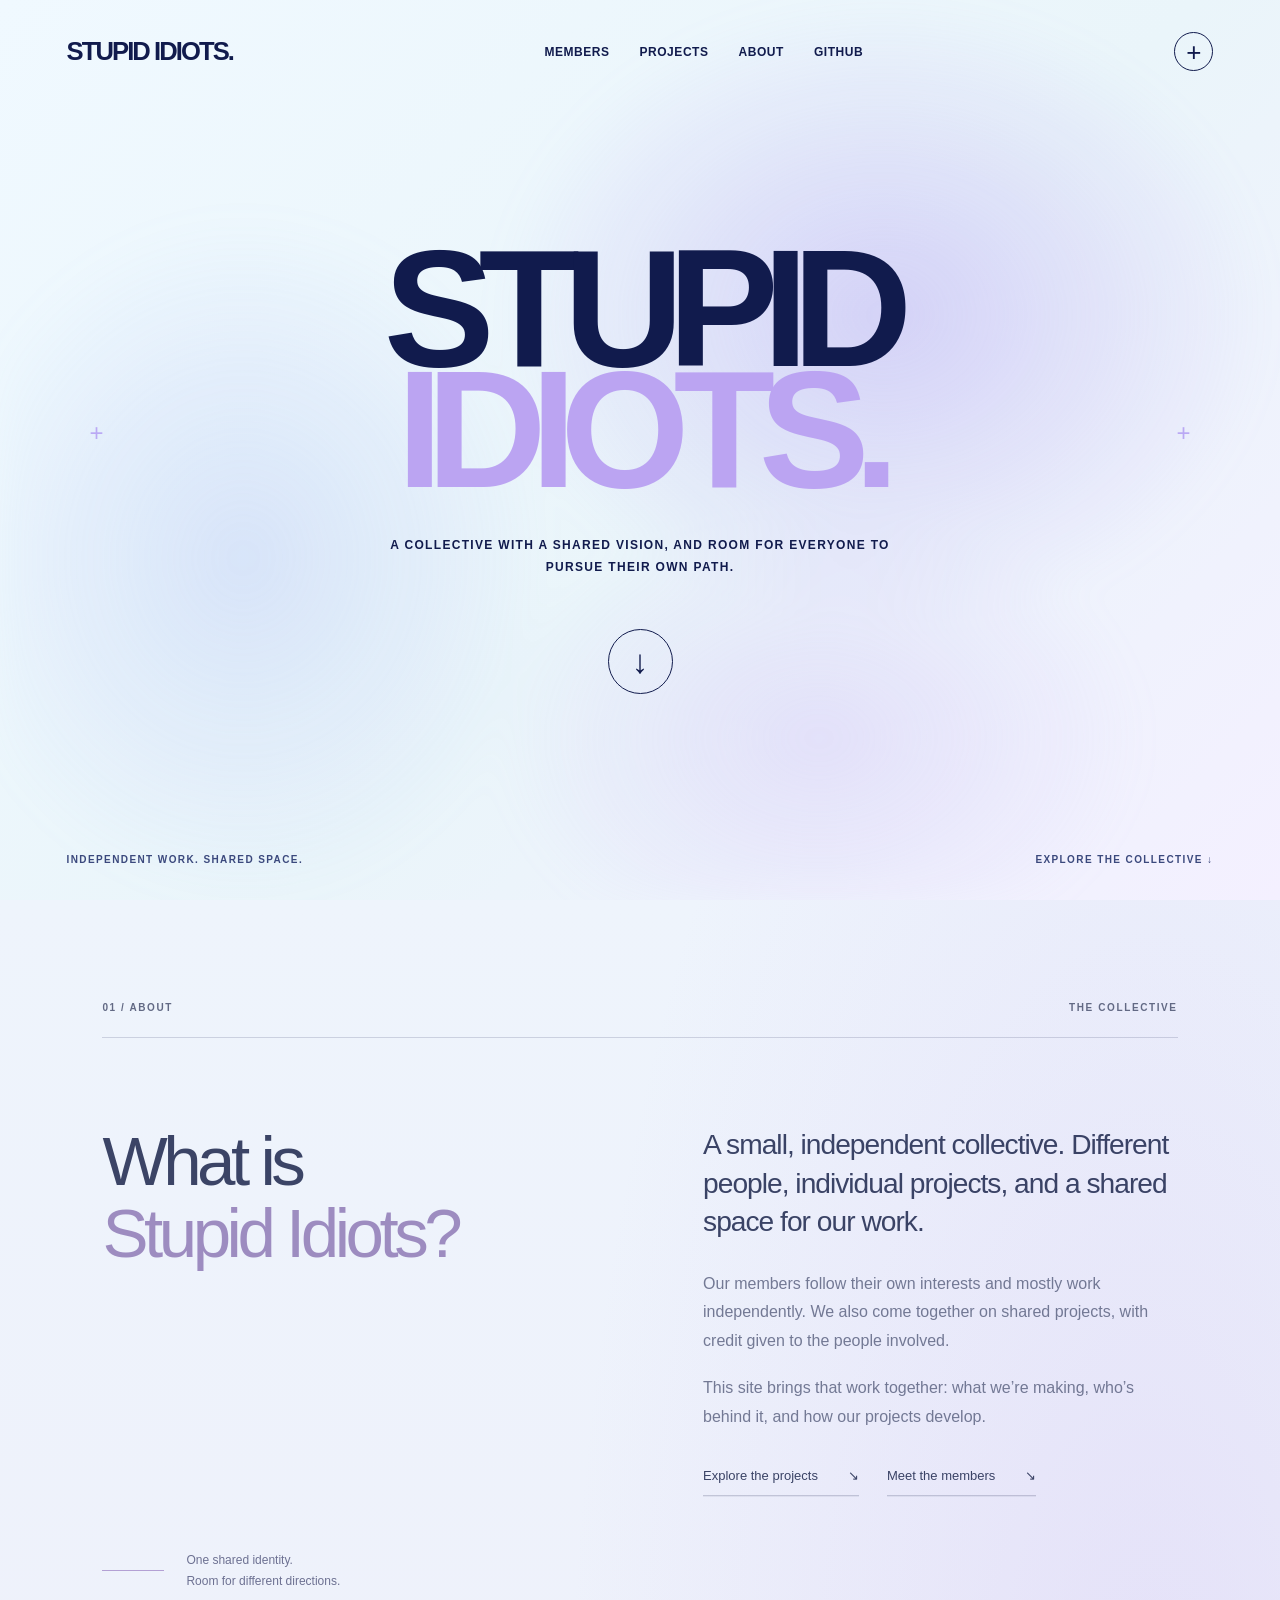
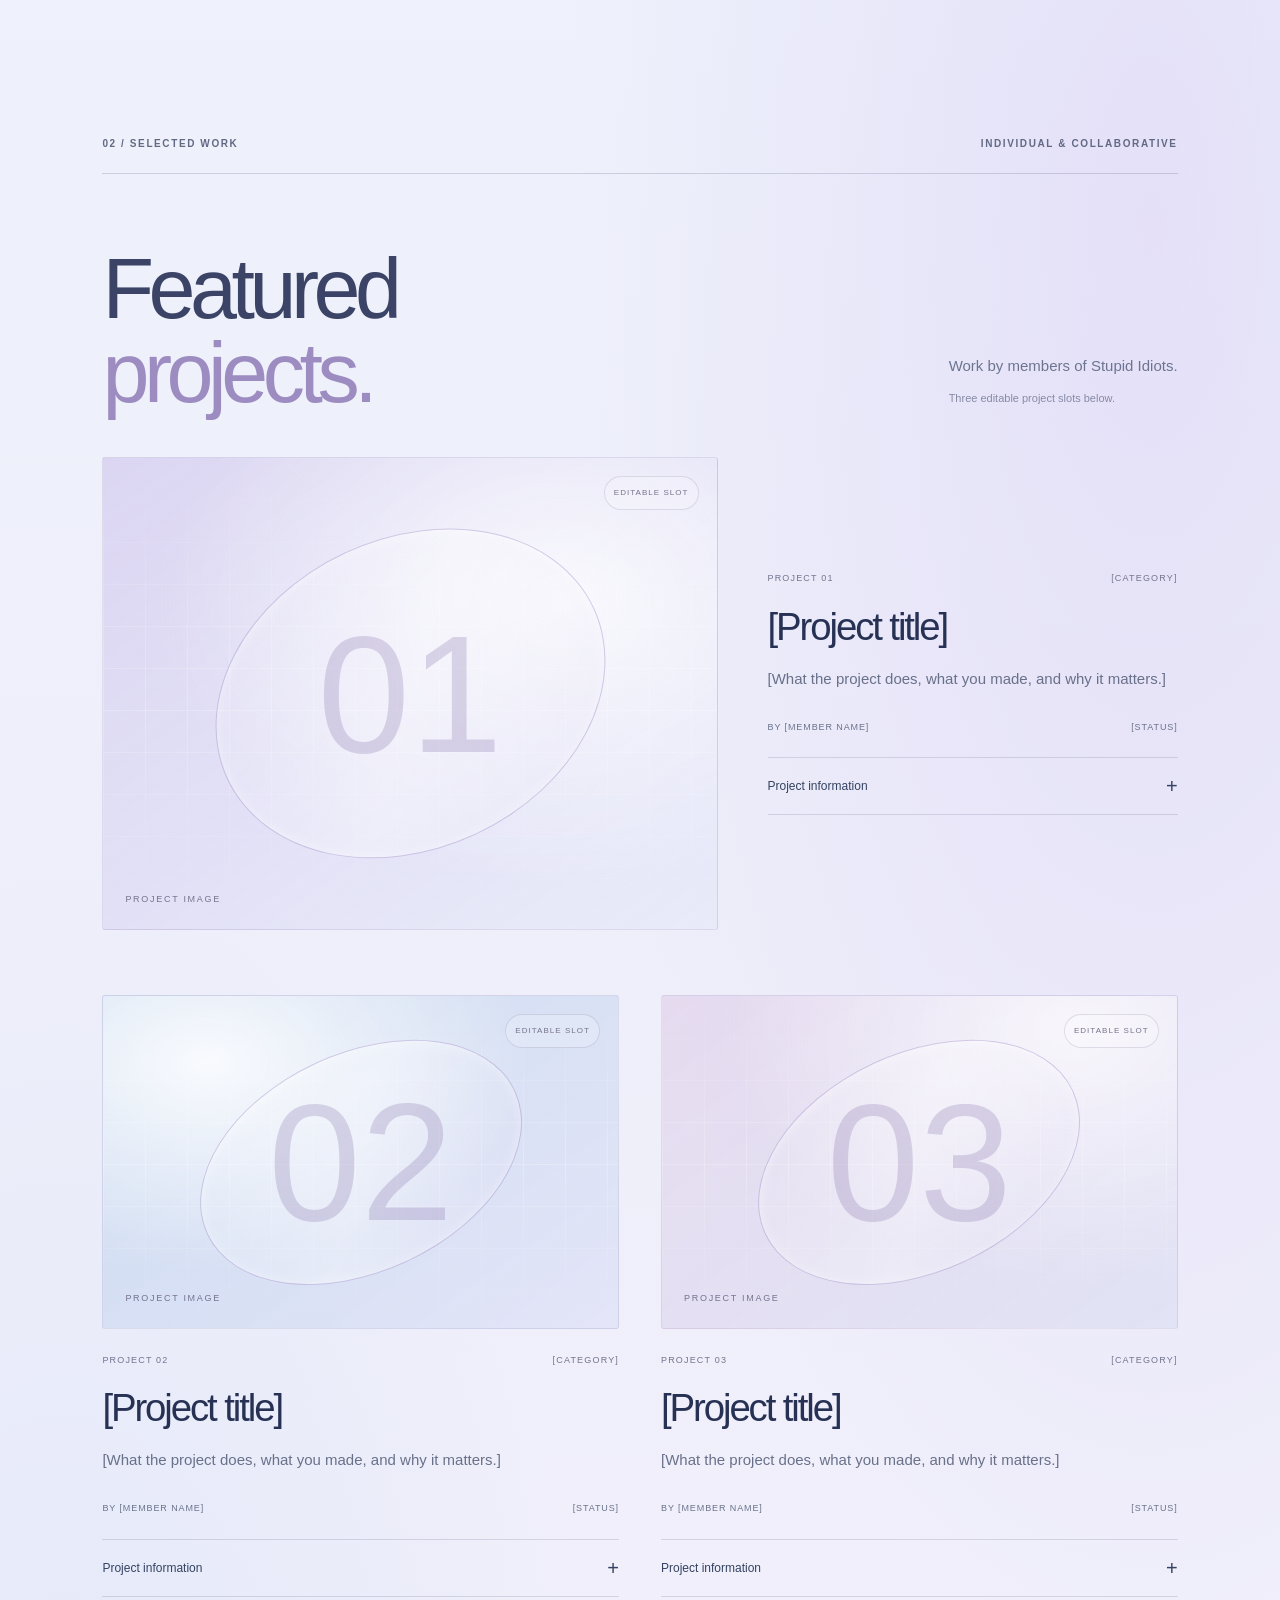
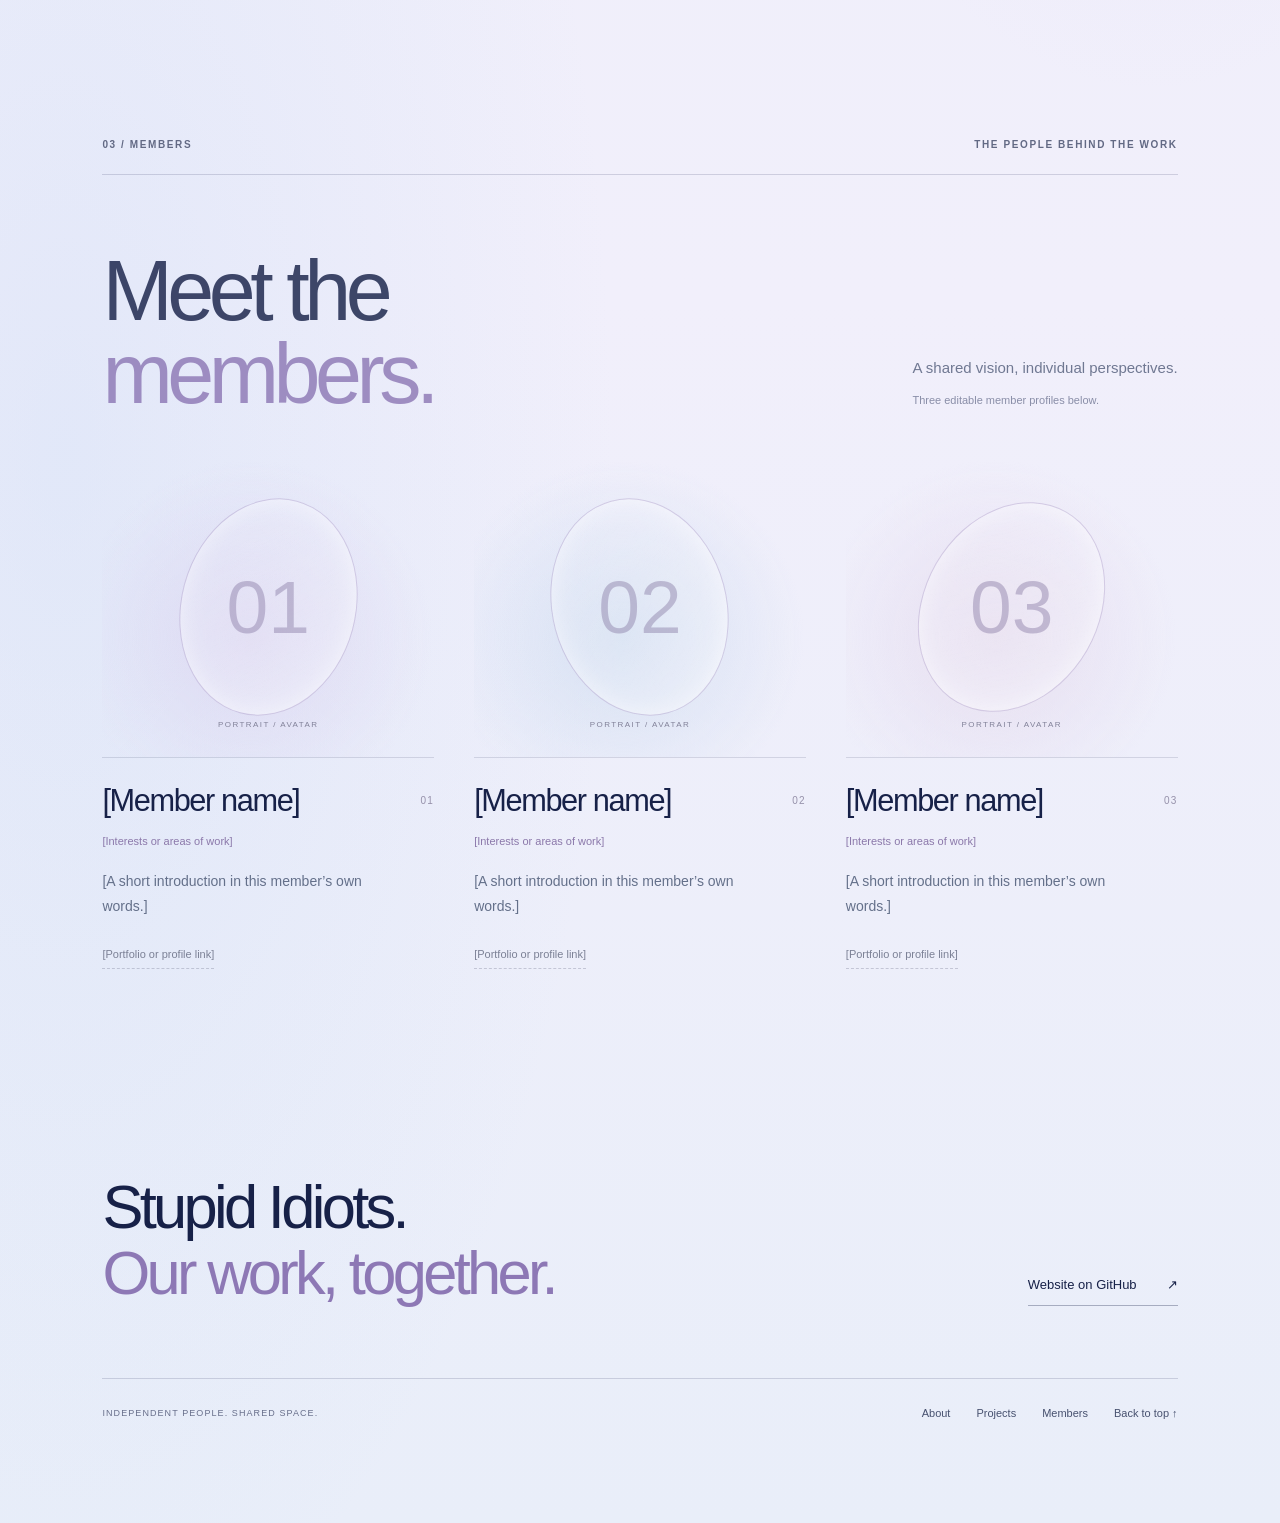
<file: index.html>
<!doctype html>
<html lang="en">
  <head>
    <meta charset="utf-8" />
    <meta name="viewport" content="width=device-width,initial-scale=1" />
    <title>Stupid Idiots — Projects, People &amp; a Shared Vision</title>
    <meta
      name="description"
      content="Stupid Idiots is a small independent collective. Explore our projects, meet our members, and learn about the people behind the work."
    />
    <meta property="og:title" content="Stupid Idiots — Projects &amp; People" />
    <meta
      property="og:description"
      content="Different people, individual projects, and a shared space for our work."
    />
    <meta property="og:type" content="website" />
    <link rel="stylesheet" href="css/styles.css" />
    <script src="js/main.js" defer></script>
  </head>
  <body>
    <div class="flow-ribbon-page">
      <div class="h06-site">
        <section id="top" class="h06-hero">
          <div class="h06-aurora"></div>
          <div class="h06-mist"></div>
          <div class="h06-mark h06-mark-left">+</div>
          <div class="h06-mark h06-mark-right">+</div>
          <header class="h06-nav">
            <a href="#top" class="h06-brand">STUPID IDIOTS.</a>
            <nav aria-label="Main navigation" class="h06-links">
              <a href="#people" class="h06-link">MEMBERS</a>
              <a href="#work" class="h06-link">PROJECTS</a>
              <a href="#vision" class="h06-link">ABOUT</a>
              <a
                href="https://github.com/robot0223/Stupididiots_Website"
                class="h06-link"
                >GITHUB</a
              >
            </nav>
            <a aria-label="Meet the people" href="#people" class="h06-plus"
              >+</a
            >
          </header>
          <div class="h06-core">
            <div class="home-hero-title-centered">
              <div class="h06-center">
                <h1 class="h06-h1">
                  STUPID<br /><span class="h06-purple">IDIOTS.</span>
                </h1>
                <p class="h06-descriptor">
                  A COLLECTIVE WITH A SHARED VISION, AND ROOM FOR EVERYONE TO
                  PURSUE THEIR OWN PATH.
                </p>
              </div>
            </div>
            <a
              aria-label="Scroll to the People section"
              href="#people"
              class="h06-down"
              >↓</a
            >
          </div>
          <div class="h06-footerline">
            <span>INDEPENDENT WORK. SHARED SPACE.</span>
            <span>EXPLORE THE COLLECTIVE ↓</span>
          </div>
        </section>
      </div>
      <main id="editorial" class="hub-home">
        <section
          id="vision"
          aria-labelledby="hub-about-title"
          class="hub-about hub-section-1"
        >
          <div class="hub-section-label">
            <span>01 / ABOUT</span>
            <span>THE COLLECTIVE</span>
          </div>
          <div class="hub-about-layout">
            <h2 id="hub-about-title" class="hub-about-title hub-reveal">
              What is<br /><em class="hub-em">Stupid Idiots?</em>
            </h2>
            <div class="hub-about-copy hub-reveal">
              <p class="hub-about-lead">
                A small, independent collective. Different people, individual
                projects, and a shared space for our work.
              </p>
              <p class="hub-body">
                Our members follow their own interests and mostly work
                independently. We also come together on shared projects, with
                credit given to the people involved.
              </p>
              <p class="hub-body">
                This site brings that work together: what we’re making, who’s
                behind it, and how our projects develop.
              </p>
              <div class="hub-about-links">
                <a href="#work" class="hub-text-link"
                  >Explore the projects <span aria-hidden="true">↘</span>
                </a>
                <a href="#people" class="hub-text-link"
                  >Meet the members <span aria-hidden="true">↘</span>
                </a>
              </div>
            </div>
          </div>
          <div class="hub-collective-note">
            <span aria-hidden="true" class="hub-note-rule"></span>
            <p>One shared identity.<br />Room for different directions.</p>
          </div>
        </section>
        <section
          id="work"
          aria-labelledby="hub-projects-title"
          class="hub-projects hub-section-1"
        >
          <div class="hub-section-label">
            <span>02 / SELECTED WORK</span>
            <span>INDIVIDUAL &amp; COLLABORATIVE</span>
          </div>
          <div class="hub-section-heading hub-reveal">
            <h2 id="hub-projects-title" class="hub-section-title">
              Featured<br /><em class="hub-em">projects.</em>
            </h2>
            <p class="hub-section-intro">
              Work by members of Stupid Idiots.<br /><span
                class="hub-draft-note"
                >Three editable project slots below.</span
              >
            </p>
          </div>
          <div class="hub-project-grid">
            <article
              data-project-slot="1"
              class="hub-project hub-project-featured"
            >
              <div
                aria-label="Image placeholder for project 1"
                class="hub-project-visual"
              >
                <div aria-hidden="true" class="hub-visual-orbit"></div>
                <span aria-hidden="true" class="hub-visual-number">01</span>
                <span class="hub-visual-label">PROJECT IMAGE</span>
                <span class="hub-slot-tag">EDITABLE SLOT</span>
              </div>
              <div class="hub-project-copy">
                <div class="hub-project-meta">
                  <span>PROJECT 01</span>
                  <span>[CATEGORY]</span>
                </div>
                <h3 class="hub-project-title">[Project title]</h3>
                <p class="hub-project-description">
                  [What the project does, what you made, and why it matters.]
                </p>
                <div class="hub-project-credit">
                  <span>BY [MEMBER NAME]</span>
                  <span>[STATUS]</span>
                </div>
                <details class="hub-project-details">
                  <summary class="hub-details-summary">
                    Project information
                    <span aria-hidden="true" class="hub-details-plus">+</span>
                  </summary>
                  <div class="hub-details-content">
                    <p>
                      [Add a short overview of the project and the people who
                      worked on it.]
                    </p>
                    <p>[Project or repository link]</p>
                  </div>
                </details>
              </div>
            </article>
            <article data-project-slot="2" class="hub-project">
              <div
                aria-label="Image placeholder for project 2"
                class="hub-project-visual hub-visual-blue"
              >
                <div aria-hidden="true" class="hub-visual-orbit"></div>
                <span aria-hidden="true" class="hub-visual-number">02</span>
                <span class="hub-visual-label">PROJECT IMAGE</span>
                <span class="hub-slot-tag">EDITABLE SLOT</span>
              </div>
              <div class="hub-project-copy">
                <div class="hub-project-meta">
                  <span>PROJECT 02</span>
                  <span>[CATEGORY]</span>
                </div>
                <h3 class="hub-project-title">[Project title]</h3>
                <p class="hub-project-description">
                  [What the project does, what you made, and why it matters.]
                </p>
                <div class="hub-project-credit">
                  <span>BY [MEMBER NAME]</span>
                  <span>[STATUS]</span>
                </div>
                <details class="hub-project-details">
                  <summary class="hub-details-summary">
                    Project information
                    <span aria-hidden="true" class="hub-details-plus">+</span>
                  </summary>
                  <div class="hub-details-content">
                    <p>
                      [Add a short overview of the project and the people who
                      worked on it.]
                    </p>
                    <p>[Project or repository link]</p>
                  </div>
                </details>
              </div>
            </article>
            <article data-project-slot="3" class="hub-project">
              <div
                aria-label="Image placeholder for project 3"
                class="hub-project-visual hub-visual-pearl"
              >
                <div aria-hidden="true" class="hub-visual-orbit"></div>
                <span aria-hidden="true" class="hub-visual-number">03</span>
                <span class="hub-visual-label">PROJECT IMAGE</span>
                <span class="hub-slot-tag">EDITABLE SLOT</span>
              </div>
              <div class="hub-project-copy">
                <div class="hub-project-meta">
                  <span>PROJECT 03</span>
                  <span>[CATEGORY]</span>
                </div>
                <h3 class="hub-project-title">[Project title]</h3>
                <p class="hub-project-description">
                  [What the project does, what you made, and why it matters.]
                </p>
                <div class="hub-project-credit">
                  <span>BY [MEMBER NAME]</span>
                  <span>[STATUS]</span>
                </div>
                <details class="hub-project-details">
                  <summary class="hub-details-summary">
                    Project information
                    <span aria-hidden="true" class="hub-details-plus">+</span>
                  </summary>
                  <div class="hub-details-content">
                    <p>
                      [Add a short overview of the project and the people who
                      worked on it.]
                    </p>
                    <p>[Project or repository link]</p>
                  </div>
                </details>
              </div>
            </article>
          </div>
        </section>
        <section
          id="people"
          aria-labelledby="hub-members-title"
          class="hub-members hub-section-1"
        >
          <div class="hub-section-label">
            <span>03 / MEMBERS</span>
            <span>THE PEOPLE BEHIND THE WORK</span>
          </div>
          <div class="hub-section-heading hub-reveal">
            <h2 id="hub-members-title" class="hub-section-title">
              Meet the<br /><em class="hub-em">members.</em>
            </h2>
            <p class="hub-section-intro">
              A shared vision, individual perspectives.<br /><span
                class="hub-draft-note"
                >Three editable member profiles below.</span
              >
            </p>
          </div>
          <div class="hub-member-grid">
            <article data-member-slot="1" class="hub-member">
              <div
                aria-label="Portrait placeholder for member 1"
                class="hub-member-portrait hub-portrait-1"
              >
                <span aria-hidden="true" class="hub-portrait-orbit"></span>
                <span aria-hidden="true" class="hub-portrait-number">01</span>
                <span class="hub-portrait-label">PORTRAIT / AVATAR</span>
              </div>
              <div class="hub-member-heading">
                <h3 class="hub-member-name">[Member name]</h3>
                <span class="hub-member-index">01</span>
              </div>
              <p class="hub-member-focus">[Interests or areas of work]</p>
              <p class="hub-member-bio">
                [A short introduction in this member’s own words.]
              </p>
              <span class="hub-member-link">[Portfolio or profile link]</span>
            </article>
            <article data-member-slot="2" class="hub-member">
              <div
                aria-label="Portrait placeholder for member 2"
                class="hub-member-portrait hub-portrait-2"
              >
                <span aria-hidden="true" class="hub-portrait-orbit"></span>
                <span aria-hidden="true" class="hub-portrait-number">02</span>
                <span class="hub-portrait-label">PORTRAIT / AVATAR</span>
              </div>
              <div class="hub-member-heading">
                <h3 class="hub-member-name">[Member name]</h3>
                <span class="hub-member-index">02</span>
              </div>
              <p class="hub-member-focus">[Interests or areas of work]</p>
              <p class="hub-member-bio">
                [A short introduction in this member’s own words.]
              </p>
              <span class="hub-member-link">[Portfolio or profile link]</span>
            </article>
            <article data-member-slot="3" class="hub-member">
              <div
                aria-label="Portrait placeholder for member 3"
                class="hub-member-portrait hub-portrait-3"
              >
                <span aria-hidden="true" class="hub-portrait-orbit"></span>
                <span aria-hidden="true" class="hub-portrait-number">03</span>
                <span class="hub-portrait-label">PORTRAIT / AVATAR</span>
              </div>
              <div class="hub-member-heading">
                <h3 class="hub-member-name">[Member name]</h3>
                <span class="hub-member-index">03</span>
              </div>
              <p class="hub-member-focus">[Interests or areas of work]</p>
              <p class="hub-member-bio">
                [A short introduction in this member’s own words.]
              </p>
              <span class="hub-member-link">[Portfolio or profile link]</span>
            </article>
          </div>
        </section>
        <footer id="contact" class="hub-footer-1 hub-section-1">
          <div class="hub-footer-top-1">
            <p class="hub-footer-title">
              Stupid Idiots.<br /><em class="hub-em">Our work, together.</em>
            </p>
            <a
              rel="noopener noreferrer"
              href="https://github.com/robot0223/Stupididiots_Website"
              class="hub-text-link"
              >Website on GitHub <span aria-hidden="true">↗</span>
            </a>
          </div>
          <div class="hub-footer-bottom-1">
            <span>INDEPENDENT PEOPLE. SHARED SPACE.</span>
            <div class="hub-footer-nav">
              <a href="#vision">About</a>
              <a href="#work">Projects</a>
              <a href="#people">Members</a>
              <a href="#top">Back to top ↑</a>
            </div>
          </div>
        </footer>
      </main>

    </div>
  </body>
</html>
</file>
<file: css/styles.css>
/* Stupid Idiots: native Webflow styles and responsive content layout.
   Edit bracketed project and member text in index.html. */
/* Base */
html {
  scroll-behavior: smooth;
  -webkit-text-size-adjust: 100%;
}
* {
  box-sizing: border-box;
}
body {
  margin: 0;
  font-family: Arial, sans-serif;
  font-size: 14px;
  line-height: 20px;
  color: #333;
}
p {
  margin-top: 0;
  margin-bottom: 10px;
}
a {
  background-color: transparent;
}
.w-embed::before,
.w-embed::after {
  content: " ";
  display: table;
}
.w-embed::after {
  clear: both;
}
/* Native element styles */
.hub-member-portrait.hub-portrait-2 {
}
.h06-links {
  display: flex;
  align-items: center;
  grid-column-gap: 30px;
  grid-row-gap: 30px;
}
.hub-member-link {
  display: inline-block;
  padding-bottom: 6px;
  border-bottom-style: dashed;
  border-bottom-width: 1px;
  border-bottom-color: rgba(99, 102, 131, 0.3);
  color: #7b8095;
  font-size: 11px;
  line-height: 1.5;
}
.hub-member-portrait.hub-portrait-3 {
}
.h06-link {
  color: #111b4d;
  font-size: 12px;
  letter-spacing: 0.045em;
  text-decoration: none;
  font-weight: 650;
}
.hub-details-plus {
  font-size: 20px;
  line-height: 1;
  font-weight: 400;
}
.hub-footer-1 {
  padding-top: 68px;
  padding-bottom: 30px;
}
.hub-footer-1.hub-section-1 {
}
.hub-project {
  min-width: 0;
}
.hub-details-content {
  padding-bottom: 12px;
  color: #6a738c;
  font-size: 13px;
  line-height: 1.7;
}
.hub-footer-top-1 {
  position: relative;
  z-index: 3;
  display: flex;
  padding-bottom: 72px;
  justify-content: space-between;
  align-items: flex-end;
  grid-column-gap: 35px;
  grid-row-gap: 35px;
}
.hub-about-layout {
  position: relative;
  z-index: 3;
  display: grid;
  padding-top: 76px;
  align-items: start;
  grid-column-gap: 8vw;
  grid-row-gap: 8vw;
  grid-template-columns: 1.05fr 1fr;
  grid-template-rows: auto;
}
.hub-project-featured {
  display: grid;
  align-items: center;
  grid-column-gap: 50px;
  grid-row-gap: 50px;
  grid-template-columns: 1.5fr 1fr;
  grid-template-rows: auto;
  grid-column-end: -1;
  grid-column-start: 1;
}
.hub-members {
  padding-top: 40px;
  padding-bottom: 105px;
}
.hub-footer-title {
  line-height: 1.07;
  font-weight: 500;
  letter-spacing: -0.06em;
  font-size: clamp(35px, 4.8vw, 70px);
  margin-top: 0;
  margin-right: 0;
  margin-bottom: 0;
  margin-left: 0;
}
.hub-about-title {
  line-height: 1.04;
  font-weight: 500;
  letter-spacing: -0.065em;
  font-size: clamp(46px, 5.4vw, 80px);
  margin-top: 0;
  margin-right: 0;
  margin-bottom: 0;
  margin-left: 0;
}
.hub-project-visual {
  position: relative;
  min-height: 270px;
  border-top-style: solid;
  border-top-width: 1px;
  border-top-color: rgba(163, 150, 191, 0.22);
  border-right-style: solid;
  border-right-width: 1px;
  border-right-color: rgba(163, 150, 191, 0.22);
  border-bottom-style: solid;
  border-bottom-width: 1px;
  border-bottom-color: rgba(163, 150, 191, 0.22);
  border-left-style: solid;
  border-left-width: 1px;
  border-left-color: rgba(163, 150, 191, 0.22);
  border-top-left-radius: 3px;
  border-top-right-radius: 3px;
  border-bottom-left-radius: 3px;
  border-bottom-right-radius: 3px;
  background-image: linear-gradient(
    145deg,
    rgba(207, 196, 236, 0.6),
    rgba(226, 231, 249, 0.45)
  );
  aspect-ratio: 1.55;
  overflow-x: hidden;
  overflow-y: hidden;
  isolation: isolate;
}
.hub-member-grid {
  position: relative;
  z-index: 3;
  display: grid;
  grid-column-gap: 40px;
  grid-row-gap: 40px;
  grid-template-rows: auto;
  grid-template-columns: repeat(3, 1fr);
}
.hub-footer-bottom-1 {
  position: relative;
  z-index: 3;
  display: flex;
  padding-top: 25px;
  justify-content: space-between;
  align-items: center;
  grid-column-gap: 25px;
  grid-row-gap: 25px;
  border-top-style: solid;
  border-top-width: 1px;
  border-top-color: rgba(56, 62, 101, 0.19);
  color: #686f8b;
  font-size: 9px;
  line-height: 1.7;
  letter-spacing: 0.12em;
}
.hub-em {
  font-family: inherit;
  color: #8d78b5;
  font-style: normal;
  font-weight: inherit;
  letter-spacing: inherit;
}
.hub-visual-blue {
  background-image: linear-gradient(
    145deg,
    rgba(181, 208, 234, 0.55),
    rgba(215, 218, 244, 0.5)
  );
}
.hub-member {
  min-width: 0;
}
.hub-footer-nav {
  display: flex;
  flex-wrap: wrap;
  grid-column-gap: 26px;
  grid-row-gap: 26px;
}
.hub-about-copy {
  max-width: 600px;
}
.hub-visual-pearl {
  background-image: linear-gradient(
    145deg,
    rgba(222, 202, 230, 0.55),
    rgba(213, 219, 240, 0.5)
  );
}
.hub-member-portrait {
  position: relative;
  display: flex;
  height: 300px;
  justify-content: center;
  align-items: center;
  border-bottom-style: solid;
  border-bottom-width: 1px;
  border-bottom-color: rgba(56, 62, 101, 0.16);
  background-image: radial-gradient(
    ellipse at 45% 60%,
    rgba(214, 201, 236, 0.5),
    transparent 70%
  );
  overflow-x: hidden;
  overflow-y: hidden;
}
.hub-about.hub-section-1 {
}
.hub-about-lead {
  margin-bottom: 28px;
  line-height: 1.37;
  letter-spacing: -0.035em;
  font-size: clamp(23px, 2.2vw, 32px);
  margin-top: 0;
  margin-right: 0;
  margin-left: 0;
}
.hub-visual-orbit {
  position: absolute;
  left: 17%;
  top: 17%;
  width: 66%;
  height: 66%;
  border-top-style: solid;
  border-top-width: 1px;
  border-top-color: rgba(143, 121, 190, 0.35);
  border-right-style: solid;
  border-right-width: 1px;
  border-right-color: rgba(143, 121, 190, 0.35);
  border-bottom-style: solid;
  border-bottom-width: 1px;
  border-bottom-color: rgba(143, 121, 190, 0.35);
  border-left-style: solid;
  border-left-width: 1px;
  border-left-color: rgba(143, 121, 190, 0.35);
  border-top-left-radius: 50%;
  border-top-right-radius: 50%;
  border-bottom-left-radius: 50%;
  border-bottom-right-radius: 50%;
  background-image: linear-gradient(
    130deg,
    rgba(255, 255, 255, 0.05),
    rgba(255, 255, 255, 0.34),
    rgba(190, 171, 226, 0.08)
  );
  box-shadow: inset 0 1px 12px rgba(255, 255, 255, 0.45);
  transform: rotate(-25deg);
}
.hub-portrait-2 {
  background-image: radial-gradient(
    ellipse at 45% 60%,
    rgba(190, 211, 235, 0.5),
    transparent 70%
  );
}
.hub-about-title.hub-reveal {
}
.hub-body {
  margin-bottom: 18px;
  color: #5b6280;
  font-size: 16px;
  line-height: 1.8;
  margin-top: 0;
  margin-right: 0;
  margin-left: 0;
}
.hub-visual-number {
  position: absolute;
  display: flex;
  justify-content: center;
  align-items: center;
  font-family: inherit;
  color: rgba(120, 100, 163, 0.24);
  line-height: 1;
  font-style: normal;
  top: 0;
  right: 0;
  bottom: 0;
  left: 0;
  font-size: clamp(100px, 13vw, 190px);
}
.hub-portrait-3 {
  background-image: radial-gradient(
    ellipse at 45% 60%,
    rgba(223, 206, 230, 0.5),
    transparent 70%
  );
}
.hub-about-copy.hub-reveal {
}
.hub-about-links {
  display: flex;
  margin-top: 34px;
  flex-wrap: wrap;
  grid-column-gap: 28px;
  grid-row-gap: 28px;
}
.hub-visual-label {
  position: absolute;
  left: 22px;
  bottom: 20px;
  color: #74728e;
  font-size: 9px;
  letter-spacing: 0.19em;
}
.hub-portrait-orbit {
  position: absolute;
  width: 175px;
  height: 220px;
  border-top-style: solid;
  border-top-width: 1px;
  border-top-color: rgba(149, 129, 185, 0.32);
  border-right-style: solid;
  border-right-width: 1px;
  border-right-color: rgba(149, 129, 185, 0.32);
  border-bottom-style: solid;
  border-bottom-width: 1px;
  border-bottom-color: rgba(149, 129, 185, 0.32);
  border-left-style: solid;
  border-left-width: 1px;
  border-left-color: rgba(149, 129, 185, 0.32);
  border-top-left-radius: 50%;
  border-top-right-radius: 50%;
  border-bottom-left-radius: 50%;
  border-bottom-right-radius: 50%;
  background-image: linear-gradient(
    140deg,
    rgba(255, 255, 255, 0.05),
    rgba(255, 255, 255, 0.28)
  );
  box-shadow: inset 0 0 22px rgba(255, 255, 255, 0.5);
  transform: rotate(15deg);
}
.hub-projects.hub-section-1 {
}
.h06-plus {
  display: flex;
  width: 39px;
  height: 39px;
  justify-content: center;
  align-items: center;
  border-top-style: solid;
  border-top-width: 1px;
  border-top-color: #111b4d;
  border-right-style: solid;
  border-right-width: 1px;
  border-right-color: #111b4d;
  border-bottom-style: solid;
  border-bottom-width: 1px;
  border-bottom-color: #111b4d;
  border-left-style: solid;
  border-left-width: 1px;
  border-left-color: #111b4d;
  border-top-left-radius: 50%;
  border-top-right-radius: 50%;
  border-bottom-left-radius: 50%;
  border-bottom-right-radius: 50%;
  color: #111b4d;
  font-size: 26px;
  font-weight: 300;
  text-decoration: none;
}
.hub-text-link {
  display: inline-flex;
  padding-bottom: 10px;
  justify-content: space-between;
  align-items: center;
  grid-column-gap: 30px;
  grid-row-gap: 30px;
  border-bottom-style: solid;
  border-bottom-width: 1px;
  border-bottom-color: rgba(23, 33, 72, 0.32);
  color: #172148;
  font-size: 13px;
  line-height: 1.5;
  font-weight: 500;
  text-decoration: none;
  padding-top: 0;
  padding-right: 0;
  padding-left: 0;
}
.hub-slot-tag {
  position: absolute;
  top: 18px;
  right: 18px;
  padding-top: 6px;
  padding-right: 9px;
  padding-bottom: 6px;
  padding-left: 9px;
  border-top-style: solid;
  border-top-width: 1px;
  border-top-color: rgba(120, 112, 145, 0.2);
  border-right-style: solid;
  border-right-width: 1px;
  border-right-color: rgba(120, 112, 145, 0.2);
  border-bottom-style: solid;
  border-bottom-width: 1px;
  border-bottom-color: rgba(120, 112, 145, 0.2);
  border-left-style: solid;
  border-left-width: 1px;
  border-left-color: rgba(120, 112, 145, 0.2);
  border-top-left-radius: 30px;
  border-top-right-radius: 30px;
  border-bottom-left-radius: 30px;
  border-bottom-right-radius: 30px;
  background-color: rgba(255, 255, 255, 0.2);
  color: #77728d;
  font-size: 8px;
  letter-spacing: 0.13em;
}
.hub-portrait-number {
  position: relative;
  font-family: inherit;
  color: rgba(124, 109, 155, 0.4);
  font-size: 75px;
  line-height: 1;
  font-style: normal;
}
.h06-core {
  position: relative;
  z-index: 3;
  display: flex;
  padding-top: 25px;
  padding-right: 5vw;
  padding-bottom: 38px;
  padding-left: 5vw;
  flex-direction: column;
  justify-content: center;
  align-items: center;
  flex-grow: 1;
}
.hub-collective-note {
  position: relative;
  z-index: 3;
  display: flex;
  max-width: 400px;
  margin-top: 66px;
  align-items: center;
  grid-column-gap: 22px;
  grid-row-gap: 22px;
}
.hub-project-copy {
  padding-top: 25px;
}
.hub-note-rule {
  display: block;
  width: 62px;
  height: 1px;
  background-color: #b3a0d4;
}
.h06-mark.h06-mark-left {
}
.h06-site {
  background-color: #eaf5fa;
  font-family: Arial;
  color: #111b4d;
}
.h06-center {
  display: flex;
  flex-direction: column;
  justify-content: center;
  align-items: center;
}
.h06-mark.h06-mark-right {
}
.h06-hero {
  position: relative;
  display: flex;
  overflow-x: hidden;
  overflow-y: hidden;
  min-height: 100svh;
  flex-direction: column;
  background-color: #eaf5fa;
  background-image: linear-gradient(
    135deg,
    #f0f9ff 0%,
    #eaf5fa 55%,
    #f4f0ff 100%
  );
}
.h06-aurora {
  position: absolute;
  left: 0;
  top: 0;
  right: 0;
  bottom: 0;
  z-index: 0;
  background-image:
    radial-gradient(
      ellipse 38% 44% at 69% 35%,
      rgba(168, 140, 242, 0.34),
      transparent 80%
    ),
    radial-gradient(
      ellipse 30% 48% at 19% 62%,
      rgba(139, 161, 241, 0.21),
      transparent 80%
    ),
    radial-gradient(
      ellipse 34% 35% at 64% 82%,
      rgba(192, 166, 244, 0.24),
      transparent 75%
    );
  filter: blur(18px);
  pointer-events: none;
}
.h06-h1 {
  color: #111b4d;
  line-height: 0.73;
  font-weight: 800;
  text-align: center;
  letter-spacing: -0.098em;
  font-size: clamp(80px, 13vw, 205px);
  margin-top: 0;
  margin-right: 0;
  margin-bottom: 0;
  margin-left: 0;
}
.home-hero-title-centered {
  display: grid;
  width: 100%;
  max-width: 1600px;
  margin-top: 25px;
  align-items: center;
  grid-template-rows: auto;
  min-width: 0;
  grid-template-columns: minmax(0, 1fr);
  grid-column-gap: 0;
  grid-row-gap: 0;
}
.hub-section-heading.hub-reveal {
}
.h06-mist {
  position: absolute;
  left: 0;
  top: 0;
  right: 0;
  bottom: 0;
  z-index: 0;
  background-image: url(https://images.unsplash.com/photo-1706977266780-3547c58e34f6?auto=format&fit=crop&w=1600&q=78);
  background-size: cover;
  opacity: 0.27;
  pointer-events: none;
  mix-blend-mode: screen;
}
.h06-purple {
  background-image: none;
  color: #bba4f2;
  -webkit-text-fill-color: currentColor;
}
.hub-portrait-label {
  position: absolute;
  bottom: 22px;
  color: #828299;
  font-size: 8px;
  letter-spacing: 0.18em;
}
.hub-project.hub-project-featured {
}
.h06-descriptor {
  max-width: 550px;
  margin-top: 43px;
  font-size: 12px;
  line-height: 1.9;
  text-align: center;
  letter-spacing: 0.11em;
  font-weight: 650;
}
.hub-project-meta {
  display: flex;
  margin-bottom: 19px;
  justify-content: space-between;
  grid-column-gap: 15px;
  grid-row-gap: 15px;
  color: #72758e;
  font-size: 9px;
  line-height: 1.5;
  letter-spacing: 0.13em;
}
.hub-member-heading {
  display: flex;
  margin-top: 25px;
  justify-content: space-between;
  align-items: center;
  grid-column-gap: 14px;
  grid-row-gap: 14px;
}
.hub-project-visual.hub-visual-blue {
}
.h06-mark {
  position: absolute;
  z-index: 2;
  color: #baa9f4;
  font-size: 24px;
  font-weight: 200;
}
.hub-projects {
  padding-top: 50px;
  padding-bottom: 100px;
}
.hub-project-title {
  margin-bottom: 18px;
  color: #263154;
  line-height: 1.12;
  font-weight: 500;
  letter-spacing: -0.055em;
  font-size: clamp(28px, 3vw, 43px);
  margin-top: 0;
  margin-right: 0;
  margin-left: 0;
}
.hub-member-name {
  line-height: 1.2;
  font-weight: 500;
  letter-spacing: -0.045em;
  font-size: clamp(24px, 2.4vw, 34px);
  margin-top: 0;
  margin-right: 0;
  margin-bottom: 0;
  margin-left: 0;
}
.hub-project-visual.hub-visual-pearl {
}
.flow-ribbon-page {
  isolation: isolate;
  position: relative;
  width: 100%;
  overflow-x: clip;
  overflow-y: clip;
}
.hub-section-heading {
  position: relative;
  z-index: 3;
  display: flex;
  margin-bottom: 54px;
  padding-top: 62px;
  justify-content: space-between;
  align-items: flex-end;
  grid-column-gap: 40px;
  grid-row-gap: 40px;
}
.hub-project-description {
  max-width: 450px;
  margin-bottom: 28px;
  color: #68718a;
  font-size: 15px;
  line-height: 1.75;
  margin-top: 0;
  margin-right: 0;
  margin-left: 0;
}
.hub-member-index {
  color: #9691aa;
  font-size: 10px;
  letter-spacing: 0.13em;
}
.hub-members.hub-section-1 {
}
.hub-section-title {
  line-height: 0.99;
  font-weight: 500;
  letter-spacing: -0.065em;
  font-size: clamp(55px, 6.6vw, 96px);
  margin-top: 0;
  margin-right: 0;
  margin-bottom: 0;
  margin-left: 0;
}
.hub-project-credit {
  display: flex;
  padding-bottom: 22px;
  justify-content: space-between;
  grid-column-gap: 15px;
  grid-row-gap: 15px;
  border-bottom-style: solid;
  border-bottom-width: 1px;
  border-bottom-color: rgba(56, 62, 101, 0.16);
  color: #69728b;
  font-size: 9px;
  line-height: 1.7;
  letter-spacing: 0.1em;
}
.hub-member-focus {
  margin-top: 12px;
  margin-bottom: 18px;
  color: #8b78aa;
  font-size: 11px;
  line-height: 1.7;
  margin-right: 0;
  margin-left: 0;
}
.hub-member-portrait.hub-portrait-1 {
}
.hub-home {
  position: relative;
  background-image: linear-gradient(
    180deg,
    #eef4fc 0%,
    #eeeffa 38%,
    #f1effb 68%,
    #e9eef9 100%
  );
  font-family: Arial;
  color: #172148;
  overflow-x: clip;
  overflow-y: clip;
}
.hub-section-intro {
  max-width: 340px;
  margin-bottom: 5px;
  color: #535e7b;
  font-size: 15px;
  line-height: 1.8;
  margin-top: 0;
  margin-right: 0;
  margin-left: 0;
}
.hub-project-details {
  border-bottom-style: solid;
  border-bottom-width: 1px;
  border-bottom-color: rgba(56, 62, 101, 0.16);
}
.hub-member-bio {
  max-width: 300px;
  margin-bottom: 24px;
  color: #64708a;
  font-size: 14px;
  line-height: 1.8;
  margin-top: 0;
  margin-right: 0;
  margin-left: 0;
}
.hub-section-1 {
  position: relative;
  padding-top: 100px;
  padding-right: 8vw;
  padding-bottom: 100px;
  padding-left: 8vw;
  scroll-margin-top: 28px;
}
.hub-draft-note {
  display: inline-block;
  margin-top: 10px;
  color: #727895;
  font-size: 11px;
}
.hub-details-summary {
  display: flex;
  padding-top: 18px;
  padding-bottom: 18px;
  justify-content: space-between;
  align-items: center;
  color: #344362;
  font-size: 12px;
  line-height: 1.5;
  cursor: pointer;
  list-style: none;
  padding-right: 0;
  padding-left: 0;
}
.hub-section-label {
  position: relative;
  z-index: 3;
  display: flex;
  padding-bottom: 22px;
  justify-content: space-between;
  grid-column-gap: 24px;
  grid-row-gap: 24px;
  border-bottom-style: solid;
  border-bottom-width: 1px;
  border-bottom-color: rgba(56, 62, 101, 0.19);
  color: #626984;
  font-size: 10px;
  line-height: 1.5;
  font-weight: 600;
  letter-spacing: 0.16em;
}
.hub-project-grid {
  position: relative;
  z-index: 3;
  display: grid;
  grid-column-gap: 42px;
  grid-row-gap: 65px;
  grid-template-columns: 1fr 1fr;
  grid-template-rows: auto;
}
.hub-about {
  padding-top: 100px;
  padding-bottom: 95px;
}
.h06-mark-left {
  left: 7%;
  top: 47%;
}
.h06-down {
  display: flex;
  width: 65px;
  height: 65px;
  margin-top: 40px;
  justify-content: center;
  align-items: center;
  border-top-style: solid;
  border-top-width: 1.5px;
  border-top-color: #111b4d;
  border-right-style: solid;
  border-right-width: 1.5px;
  border-right-color: #111b4d;
  border-bottom-style: solid;
  border-bottom-width: 1.5px;
  border-bottom-color: #111b4d;
  border-left-style: solid;
  border-left-width: 1.5px;
  border-left-color: #111b4d;
  border-top-left-radius: 50%;
  border-top-right-radius: 50%;
  border-bottom-left-radius: 50%;
  border-bottom-right-radius: 50%;
  color: #111b4d;
  font-size: 33px;
  font-weight: 300;
  text-decoration: none;
}
.h06-mark-right {
  top: 47%;
  right: 7%;
}
.h06-footerline {
  position: relative;
  z-index: 3;
  display: flex;
  padding-top: 23px;
  padding-right: 5.2vw;
  padding-bottom: 30px;
  padding-left: 5.2vw;
  justify-content: space-between;
  grid-column-gap: 20px;
  grid-row-gap: 20px;
  color: #3b497d;
  font-size: 10px;
  font-weight: 700;
  letter-spacing: 0.14em;
  text-transform: uppercase;
}
.h06-nav {
  position: relative;
  z-index: 4;
  display: flex;
  padding-top: 32px;
  padding-right: 5.2vw;
  padding-bottom: 32px;
  padding-left: 5.2vw;
  justify-content: space-between;
  align-items: center;
  grid-column-gap: 25px;
  grid-row-gap: 25px;
}
.h06-brand {
  color: #111b4d;
  font-size: clamp(19px, 2vw, 29px);
  line-height: 1.25;
  font-weight: 850;
  letter-spacing: -0.075em;
  text-decoration: none;
  white-space: nowrap;
}
/* Responsive content and interaction styles */

.hub-home {
  position: relative;
  color: #172148;
  font-family: Arial, Helvetica, sans-serif;
  background:
    radial-gradient(
      ellipse at 90% 24%,
      rgba(205, 185, 242, 0.3),
      transparent 36%
    ),
    radial-gradient(
      ellipse at 5% 72%,
      rgba(182, 210, 242, 0.25),
      transparent 32%
    ),
    linear-gradient(180deg, #eef4fc 0%, #eeeffa 38%, #f1effb 68%, #e9eef9 100%);
  overflow: clip;
}
.hub-section {
  position: relative;
  padding: 100px 8vw;
  scroll-margin-top: 28px;
}
.hub-section-label {
  position: relative;
  z-index: 3;
  display: flex;
  justify-content: space-between;
  gap: 24px;
  padding-bottom: 22px;
  border-bottom: 1px solid rgba(56, 62, 101, 0.19);
  font-size: 10px;
  line-height: 1.5;
  font-weight: 600;
  letter-spacing: 0.16em;
  color: #626984;
}
.hub-about {
  padding-top: 100px;
  padding-bottom: 95px;
}
.hub-about-layout {
  position: relative;
  z-index: 3;
  display: grid;
  grid-template-columns: 1.05fr 1fr;
  gap: 8vw;
  padding-top: 76px;
  align-items: start;
}
.hub-about-title {
  font-size: clamp(46px, 5.4vw, 80px);
  font-weight: 500;
  line-height: 1.04;
  letter-spacing: -0.065em;
  margin: 0;
}
.hub-em {
  font-family: inherit;
  font-weight: inherit;
  font-style: normal;
  letter-spacing: inherit;
  color: #8d78b5;
}
.hub-about-copy {
  max-width: 600px;
}
.hub-about-lead {
  font-size: clamp(23px, 2.2vw, 32px);
  line-height: 1.37;
  letter-spacing: -0.035em;
  margin: 0 0 28px;
}
.hub-body {
  font-size: 16px;
  line-height: 1.8;
  color: #5b6280;
  margin: 0 0 18px;
}
.hub-about-links {
  display: flex;
  gap: 28px;
  flex-wrap: wrap;
  margin-top: 34px;
}
.hub-text-link {
  display: inline-flex;
  align-items: center;
  justify-content: space-between;
  gap: 30px;
  border-bottom: 1px solid rgba(23, 33, 72, 0.32);
  padding: 0 0 10px;
  text-decoration: none;
  color: #172148;
  font-size: 13px;
  line-height: 1.5;
  font-weight: 500;
}
.hub-collective-note {
  position: relative;
  z-index: 3;
  display: flex;
  align-items: center;
  gap: 22px;
  margin-top: 66px;
  max-width: 400px;
}
.hub-collective-note p {
  font-size: 12px;
  line-height: 1.7;
  color: #6d7192;
  margin: 0;
}
.hub-note-rule {
  display: block;
  width: 62px;
  height: 1px;
  background: #b3a0d4;
}
.hub-projects {
  padding-top: 50px;
  padding-bottom: 100px;
}
.hub-section-heading {
  position: relative;
  z-index: 3;
  display: flex;
  justify-content: space-between;
  align-items: flex-end;
  gap: 40px;
  padding-top: 62px;
  margin-bottom: 54px;
}
.hub-section-title {
  font-size: clamp(55px, 6.6vw, 96px);
  line-height: 0.99;
  letter-spacing: -0.065em;
  font-weight: 500;
  margin: 0;
}
.hub-section-intro {
  max-width: 340px;
  font-size: 15px;
  line-height: 1.8;
  color: #535e7b;
  margin: 0 0 5px;
}
.hub-draft-note {
  display: inline-block;
  font-size: 11px;
  color: #727895;
  margin-top: 10px;
}
.hub-project-grid {
  position: relative;
  z-index: 3;
  display: grid;
  grid-template-columns: 1fr 1fr;
  gap: 65px 42px;
}
.hub-project {
  min-width: 0;
}
.hub-project-featured {
  grid-column: 1 / -1;
  display: grid;
  grid-template-columns: 1.5fr 1fr;
  gap: 50px;
  align-items: center;
}
.hub-project-visual {
  position: relative;
  min-height: 270px;
  aspect-ratio: 1.55;
  overflow: hidden;
  border: 1px solid rgba(163, 150, 191, 0.22);
  border-radius: 3px;
  background:
    radial-gradient(
      ellipse at 75% 30%,
      rgba(255, 255, 255, 0.8),
      transparent 62%
    ),
    linear-gradient(145deg, rgba(207, 196, 236, 0.6), rgba(226, 231, 249, 0.45));
  isolation: isolate;
}
.hub-visual-blue {
  background:
    radial-gradient(
      ellipse at 20% 20%,
      rgba(255, 255, 255, 0.85),
      transparent 55%
    ),
    linear-gradient(145deg, rgba(181, 208, 234, 0.55), rgba(215, 218, 244, 0.5));
}
.hub-visual-pearl {
  background:
    radial-gradient(
      ellipse at 80% 10%,
      rgba(255, 255, 255, 0.75),
      transparent 60%
    ),
    linear-gradient(145deg, rgba(222, 202, 230, 0.55), rgba(213, 219, 240, 0.5));
}
.hub-visual-orbit {
  position: absolute;
  width: 66%;
  height: 66%;
  border: 1px solid rgba(143, 121, 190, 0.35);
  border-radius: 50%;
  left: 17%;
  top: 17%;
  transform: rotate(-25deg);
  background: linear-gradient(
    130deg,
    rgba(255, 255, 255, 0.05),
    rgba(255, 255, 255, 0.34),
    rgba(190, 171, 226, 0.08)
  );
  box-shadow: inset 0 1px 12px rgba(255, 255, 255, 0.45);
}
.hub-visual-number {
  position: absolute;
  inset: 0;
  display: flex;
  align-items: center;
  justify-content: center;
  font-family: inherit;
  font-size: clamp(100px, 13vw, 190px);
  font-style: normal;
  color: rgba(120, 100, 163, 0.24);
  line-height: 1;
}
.hub-visual-label {
  position: absolute;
  left: 22px;
  bottom: 20px;
  font-size: 9px;
  letter-spacing: 0.19em;
  color: #74728e;
}
.hub-slot-tag {
  position: absolute;
  top: 18px;
  right: 18px;
  border: 1px solid rgba(120, 112, 145, 0.2);
  border-radius: 30px;
  padding: 6px 9px;
  font-size: 8px;
  letter-spacing: 0.13em;
  color: #77728d;
  background: rgba(255, 255, 255, 0.2);
}
.hub-project-copy {
  padding-top: 25px;
}
.hub-project-meta {
  display: flex;
  justify-content: space-between;
  gap: 15px;
  font-size: 9px;
  line-height: 1.5;
  letter-spacing: 0.13em;
  color: #72758e;
  margin-bottom: 19px;
}
.hub-project-title {
  font-size: clamp(28px, 3vw, 43px);
  font-weight: 500;
  letter-spacing: -0.055em;
  line-height: 1.12;
  margin: 0 0 18px;
  color: #263154;
}
.hub-project-description {
  font-size: 15px;
  line-height: 1.75;
  color: #68718a;
  margin: 0 0 28px;
  max-width: 450px;
}
.hub-project-credit {
  display: flex;
  justify-content: space-between;
  gap: 15px;
  font-size: 9px;
  line-height: 1.7;
  letter-spacing: 0.1em;
  color: #69728b;
  padding-bottom: 22px;
  border-bottom: 1px solid rgba(56, 62, 101, 0.16);
}
.hub-project-details {
  border-bottom: 1px solid rgba(56, 62, 101, 0.16);
}
.hub-details-summary {
  display: flex;
  align-items: center;
  justify-content: space-between;
  list-style: none;
  padding: 18px 0;
  color: #344362;
  font-size: 12px;
  line-height: 1.5;
  cursor: pointer;
}
.hub-details-plus {
  font-size: 20px;
  line-height: 1;
  font-weight: 400;
}
.hub-details-content {
  padding-bottom: 12px;
  font-size: 13px;
  line-height: 1.7;
  color: #6a738c;
}
.hub-members {
  padding-top: 40px;
  padding-bottom: 105px;
}
.hub-member-grid {
  position: relative;
  z-index: 3;
  display: grid;
  grid-template-columns: repeat(3, 1fr);
  gap: 40px;
}
.hub-member {
  min-width: 0;
}
.hub-member-portrait {
  position: relative;
  height: 300px;
  display: flex;
  justify-content: center;
  align-items: center;
  background: radial-gradient(
    ellipse at 45% 60%,
    rgba(214, 201, 236, 0.5),
    transparent 70%
  );
  border-bottom: 1px solid rgba(56, 62, 101, 0.16);
  overflow: hidden;
}
.hub-portrait-2 {
  background: radial-gradient(
    ellipse at 45% 60%,
    rgba(190, 211, 235, 0.5),
    transparent 70%
  );
}
.hub-portrait-3 {
  background: radial-gradient(
    ellipse at 45% 60%,
    rgba(223, 206, 230, 0.5),
    transparent 70%
  );
}
.hub-portrait-orbit {
  position: absolute;
  width: 175px;
  height: 220px;
  border: 1px solid rgba(149, 129, 185, 0.32);
  border-radius: 50%;
  transform: rotate(15deg);
  box-shadow: inset 0 0 22px rgba(255, 255, 255, 0.5);
  background: linear-gradient(
    140deg,
    rgba(255, 255, 255, 0.05),
    rgba(255, 255, 255, 0.28)
  );
}
.hub-portrait-number {
  position: relative;
  font-size: 75px;
  line-height: 1;
  font-family: inherit;
  font-style: normal;
  color: rgba(124, 109, 155, 0.4);
}
.hub-portrait-label {
  position: absolute;
  bottom: 22px;
  font-size: 8px;
  letter-spacing: 0.18em;
  color: #828299;
}
.hub-member-heading {
  display: flex;
  justify-content: space-between;
  align-items: center;
  gap: 14px;
  margin-top: 25px;
}
.hub-member-name {
  font-size: clamp(24px, 2.4vw, 34px);
  font-weight: 500;
  letter-spacing: -0.045em;
  line-height: 1.2;
  margin: 0;
}
.hub-member-index {
  font-size: 10px;
  letter-spacing: 0.13em;
  color: #9691aa;
}
.hub-member-focus {
  font-size: 11px;
  line-height: 1.7;
  color: #8b78aa;
  margin: 12px 0 18px;
}
.hub-member-bio {
  font-size: 14px;
  line-height: 1.8;
  color: #64708a;
  max-width: 300px;
  margin: 0 0 24px;
}
.hub-member-link {
  display: inline-block;
  font-size: 11px;
  line-height: 1.5;
  color: #7b8095;
  border-bottom: 1px dashed rgba(99, 102, 131, 0.3);
  padding-bottom: 6px;
}
.hub-footer {
  padding-top: 68px;
  padding-bottom: 30px;
}
.hub-footer-top {
  position: relative;
  z-index: 3;
  display: flex;
  justify-content: space-between;
  align-items: flex-end;
  gap: 35px;
  padding-bottom: 72px;
}
.hub-footer-title {
  font-size: clamp(35px, 4.8vw, 70px);
  font-weight: 500;
  letter-spacing: -0.06em;
  line-height: 1.07;
  margin: 0;
}
.hub-footer-bottom {
  position: relative;
  z-index: 3;
  display: flex;
  align-items: center;
  justify-content: space-between;
  gap: 25px;
  border-top: 1px solid rgba(56, 62, 101, 0.19);
  padding-top: 25px;
  font-size: 9px;
  letter-spacing: 0.12em;
  color: #686f8b;
  line-height: 1.7;
}
.hub-footer-nav {
  display: flex;
  gap: 26px;
  flex-wrap: wrap;
}
.hub-footer-nav a {
  color: #47516f;
  text-decoration: none;
  letter-spacing: 0;
  font-size: 11px;
}
.hub-home a:focus-visible,
.hub-details-summary:focus-visible {
  outline: 2px solid #9172bc;
  outline-offset: 6px;
}
.hub-text-link span {
  transition: transform 0.3s ease;
}
.hub-text-link:hover span {
  transform: translate(3px, 3px);
}
.hub-text-link:hover,
.hub-footer-nav a:hover {
  color: #8d6fb4;
}
.hub-project-featured .hub-project-copy {
  padding-top: 0;
}
.hub-project-featured .hub-project-visual {
  aspect-ratio: 1.3;
  min-height: 390px;
}
.hub-project-visual::after {
  content: "";
  position: absolute;
  inset: 0;
  background-image:
    linear-gradient(rgba(255, 255, 255, 0.24) 1px, transparent 1px),
    linear-gradient(90deg, rgba(255, 255, 255, 0.24) 1px, transparent 1px);
  background-size: 42px 42px;
  z-index: -1;
  mask-image: linear-gradient(transparent, black, transparent);
}
.hub-visual-orbit {
  transition: transform 0.8s cubic-bezier(0.22, 1, 0.36, 1);
}
.hub-project:hover .hub-visual-orbit {
  transform: rotate(-15deg) scale(1.04);
}
.hub-details-summary::-webkit-details-marker {
  display: none;
}
.hub-details-summary::marker {
  content: "";
}
.hub-details-plus {
  transition: transform 0.25s;
}
.hub-project-details[open] .hub-details-plus {
  transform: rotate(45deg);
}
.hub-portrait-2 .hub-portrait-orbit {
  transform: rotate(-15deg);
}
.hub-portrait-3 .hub-portrait-orbit {
  transform: rotate(30deg);
}
@media (min-width: 1600px) {
  .hub-section {
    padding-left: max(8vw, calc((100vw - 1360px) / 2));
    padding-right: max(8vw, calc((100vw - 1360px) / 2));
  }
}
@media (max-width: 1000px) {
  .hub-section {
    padding-left: 6vw;
    padding-right: 6vw;
  }
  .hub-about-layout {
    gap: 5vw;
    grid-template-columns: 1fr 1.1fr;
  }
  .hub-project-featured {
    gap: 30px;
    grid-template-columns: 1.2fr 1fr;
  }
  .hub-project-featured .hub-project-visual {
    min-height: 350px;
  }
  .hub-project-grid {
    gap: 50px 28px;
  }
  .hub-member-grid {
    gap: 25px;
  }
  .hub-member-portrait {
    height: 250px;
  }
  .hub-portrait-orbit {
    width: 140px;
    height: 180px;
  }
  .hub-footer-nav {
    gap: 17px;
  }
}
@media (max-width: 767px) {
  .hub-section {
    padding-left: 7vw;
    padding-right: 7vw;
  }
  .hub-section-label {
    font-size: 8px;
    letter-spacing: 0.1em;
    gap: 14px;
    padding-bottom: 17px;
  }
  .hub-section-label span:last-child {
    text-align: right;
  }
  .hub-about {
    padding-top: 65px;
    padding-bottom: 65px;
  }
  .hub-about-layout {
    display: block;
    padding-top: 42px;
  }
  .hub-about-title {
    font-size: clamp(44px, 9.5vw, 65px);
    margin-bottom: 36px;
  }
  .hub-about-lead {
    font-size: 24px;
    max-width: 520px;
  }
  .hub-body {
    font-size: 15px;
  }
  .hub-about-links {
    gap: 20px;
    margin-top: 26px;
  }
  .hub-text-link {
    font-size: 12px;
    gap: 18px;
  }
  .hub-collective-note {
    margin-top: 40px;
  }
  .hub-projects {
    padding-top: 20px;
    padding-bottom: 70px;
  }
  .hub-section-heading {
    display: block;
    padding-top: 42px;
    margin-bottom: 32px;
  }
  .hub-section-title {
    font-size: clamp(49px, 11vw, 75px);
  }
  .hub-section-intro {
    margin: 26px 0 0;
    font-size: 14px;
  }
  .hub-draft-note {
    margin-top: 4px;
  }
  .hub-project-grid {
    display: block;
  }
  .hub-project {
    margin-bottom: 46px;
  }
  .hub-project-featured {
    display: block;
  }
  .hub-project-visual,
  .hub-project-featured .hub-project-visual {
    min-height: 220px;
    aspect-ratio: 1.4;
  }
  .hub-project-featured .hub-project-copy {
    padding-top: 25px;
  }
  .hub-project-title {
    font-size: 31px;
  }
  .hub-project-description {
    font-size: 14px;
    margin-bottom: 22px;
  }
  .hub-visual-number {
    font-size: 140px;
  }
  .hub-project-meta {
    font-size: 8px;
  }
  .hub-members {
    padding-top: 0;
    padding-bottom: 40px;
  }
  .hub-member-grid {
    display: block;
  }
  .hub-member {
    display: grid;
    grid-template-columns: 115px 1fr;
    column-gap: 22px;
    margin-bottom: 40px;
    padding-bottom: 30px;
    border-bottom: 1px solid rgba(56, 62, 101, 0.13);
  }
  .hub-member-portrait {
    grid-row: 1 / 5;
    height: 180px;
    border-bottom: 0;
  }
  .hub-portrait-orbit {
    width: 80px;
    height: 120px;
  }
  .hub-portrait-number {
    font-size: 50px;
  }
  .hub-portrait-label {
    font-size: 6px;
    letter-spacing: 0.06em;
    bottom: 16px;
  }
  .hub-member-heading {
    margin-top: 12px;
    align-items: start;
  }
  .hub-member-name {
    font-size: 24px;
  }
  .hub-member-index {
    display: none;
  }
  .hub-member-focus {
    font-size: 10px;
    margin: 10px 0;
  }
  .hub-member-bio {
    font-size: 12px;
    margin-bottom: 14px;
  }
  .hub-member-link {
    font-size: 10px;
    justify-self: start;
  }
  .hub-footer {
    padding-top: 20px;
    padding-bottom: 26px;
  }
  .hub-footer-top {
    display: block;
    padding-bottom: 40px;
  }
  .hub-footer-title {
    font-size: clamp(34px, 7vw, 50px);
    margin-bottom: 30px;
  }
  .hub-footer-bottom {
    align-items: flex-start;
    flex-direction: column;
    gap: 22px;
    font-size: 8px;
  }
  .hub-footer-nav {
    gap: 22px;
  }
}
@media (max-width: 380px) {
  .hub-member {
    grid-template-columns: 85px 1fr;
    gap: 15px;
  }
  .hub-member-name {
    font-size: 21px;
  }
  .hub-portrait-label {
    font-size: 5px;
  }
  .hub-section-label {
    font-size: 7px;
  }
  .hub-about-title {
    font-size: 42px;
  }
}
@media (prefers-reduced-motion: reduce) {
  .hub-home *,
  .hub-home *::before,
  .hub-home *::after {
    animation: none !important;
    transition: none !important;
    scroll-behavior: auto !important;
  }
  .hub-reveal {
    transform: none !important;
    opacity: 1 !important;
  }
}

@media (prefers-reduced-motion: reduce) {
  html {
    scroll-behavior: auto;
  }
}

/* Keep the hero navigation usable on phones without changing its desktop layout. */
@media (max-width: 767px) {
  .h06-nav {
    flex-wrap: wrap;
    padding: 22px 7vw;
    gap: 20px;
  }
  .h06-brand {
    font-size: 21px;
  }
  .h06-links {
    order: 3;
    flex-basis: 100%;
    justify-content: space-between;
    gap: 10px;
  }
  .h06-link {
    font-size: 10px;
    letter-spacing: 0.04em;
  }
  .h06-plus {
    margin-left: auto;
    width: 32px;
    height: 32px;
    font-size: 23px;
    flex-shrink: 0;
  }
  .h06-h1 {
    font-size: clamp(60px, 20vw, 112px);
  }
  .h06-descriptor {
    max-width: 320px;
    font-size: 9px;
    line-height: 1.8;
    margin-top: 30px;
  }
  .h06-down {
    width: 50px;
    height: 50px;
    font-size: 27px;
    margin-top: 30px;
  }
  .h06-footerline {
    font-size: 8px;
    line-height: 1.6;
    letter-spacing: 0.09em;
    padding-left: 7vw;
    padding-right: 7vw;
  }
}

/* Phone scale: let the title fill the screen and keep supporting text readable. */
@media (max-width: 767px) {
  .h06-hero { min-height: 90svh; }
  .h06-nav { padding: 20px 5vw 12px; gap: 12px; }
  .h06-brand { font-size: 24px; }
  .h06-links { gap: 8px; }
  .h06-link { display: flex; align-items: center; min-height: 40px; font-size: 12px; }
  .h06-plus { width: 44px; height: 44px; font-size: 29px; }
  .h06-core { padding: 32px 4vw 42px; }
  .home-hero-title-centered { margin-top: 0; }
  .h06-h1 { font-size: clamp(80px, 28vw, 205px); line-height: 0.82; }
  .h06-descriptor { width: 92%; max-width: 350px; font-size: 12px; line-height: 1.65; margin-top: 32px; }
  .h06-down { width: 58px; height: 58px; font-size: 31px; margin-top: 30px; }
  .h06-mark { display: none; }
  .h06-footerline { padding: 18px 5vw 24px; font-size: 9px; line-height: 1.6; gap: 16px; }
}
</file>
